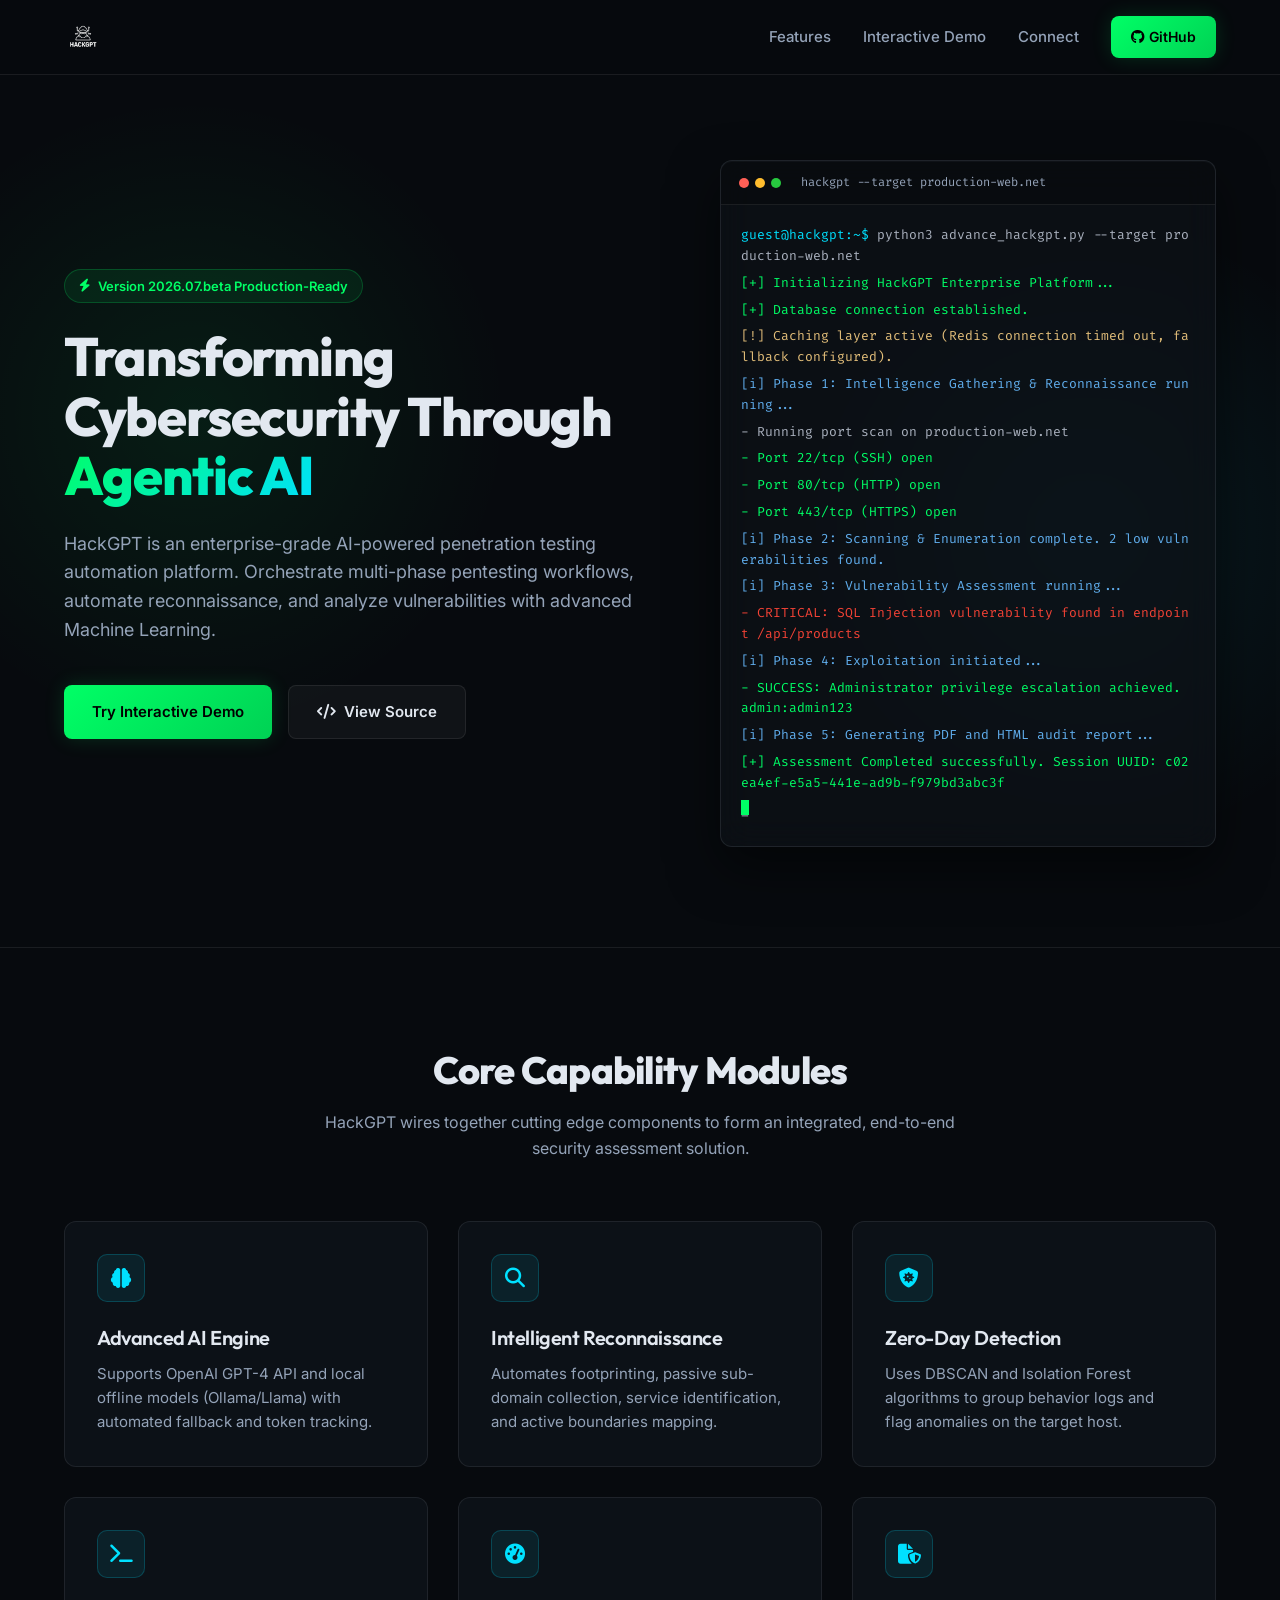
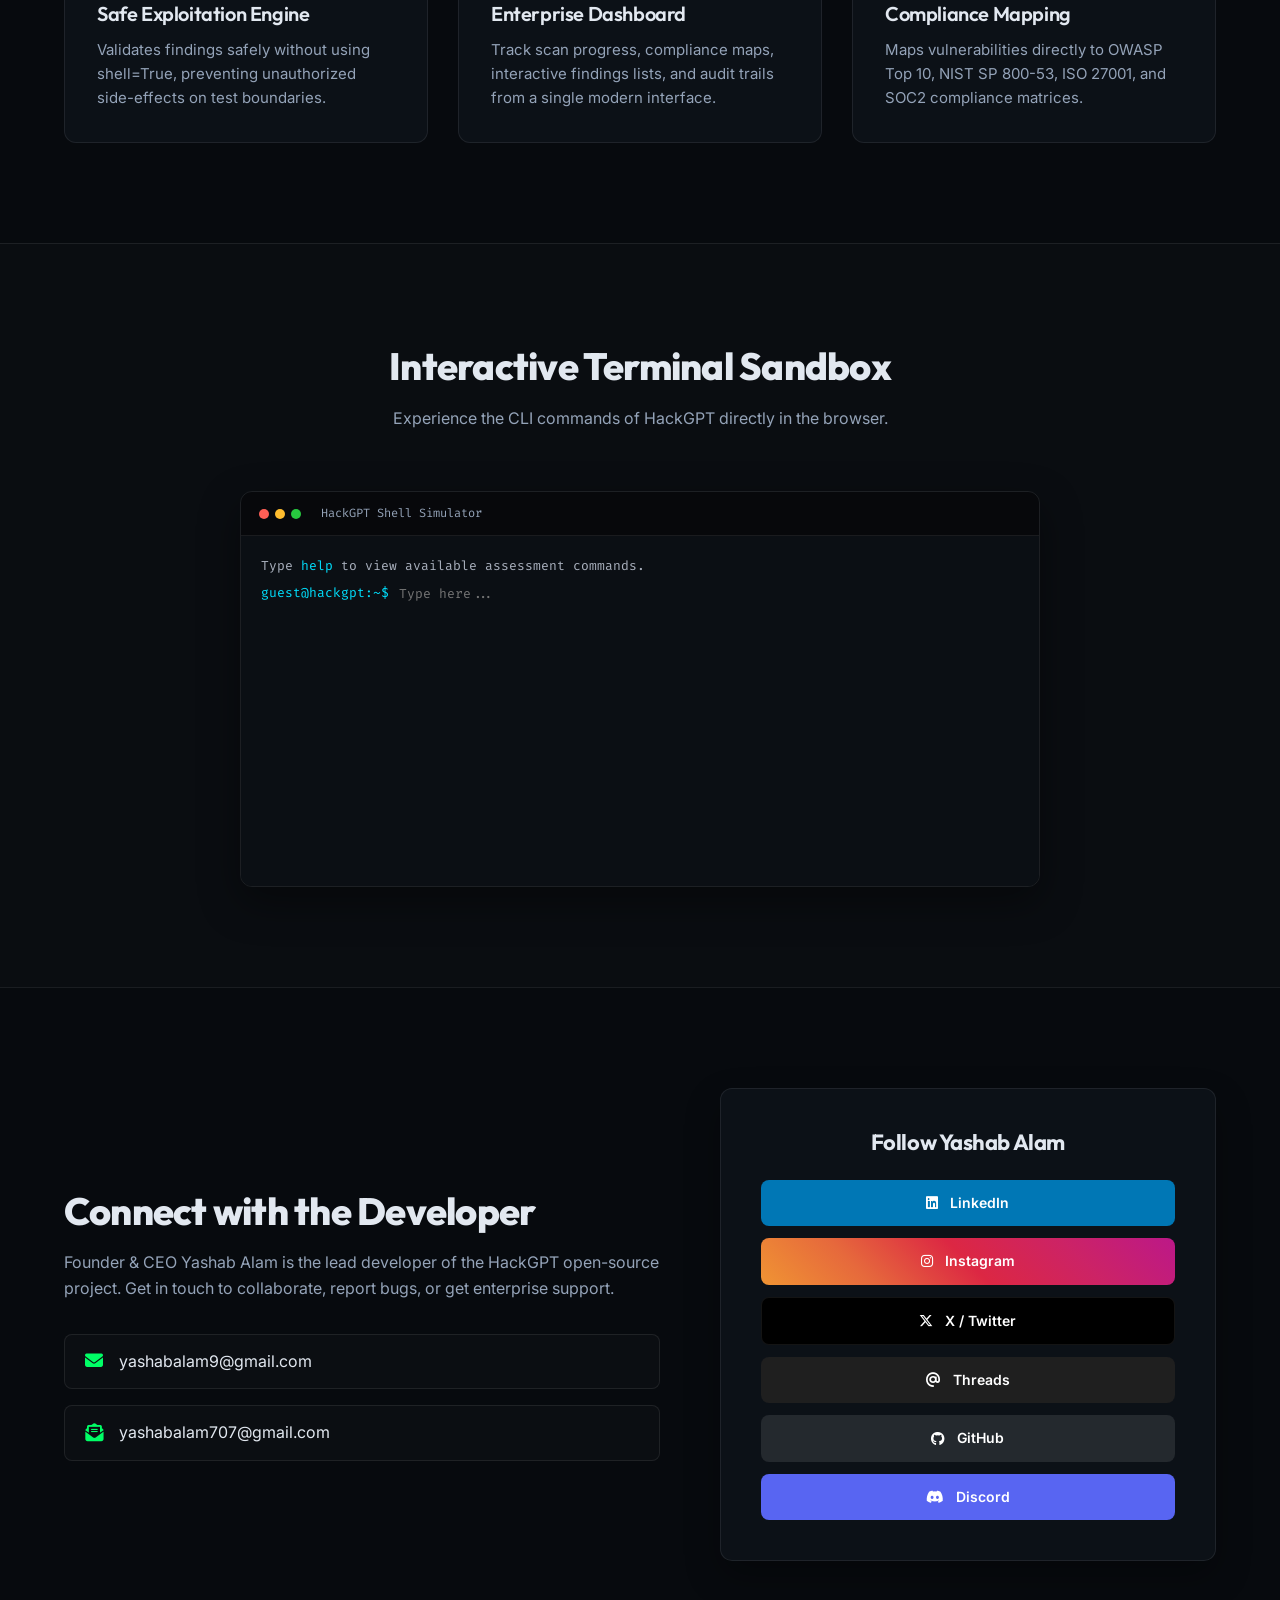
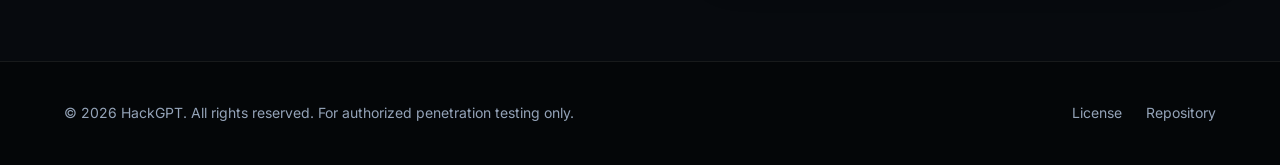
<file: website/index.html>
<!DOCTYPE html>
<html lang="en">
<head>
    <meta charset="UTF-8">
    <meta name="viewport" content="width=device-width, initial-scale=1.0">
    <title>HackGPT - Enterprise AI-Powered Penetration Testing Platform</title>
    <meta name="description" content="HackGPT is an enterprise-grade AI-powered penetration testing automation platform. Automate reconnaissance, scanning, assessment, and reporting with advanced AI.">
    <!-- Google Fonts -->
    <link rel="preconnect" href="https://fonts.googleapis.com">
    <link rel="preconnect" href="https://fonts.gstatic.com" crossorigin>
    <link href="https://fonts.googleapis.com/css2?family=Inter:wght@300;400;500;600;700&family=Outfit:wght@400;500;600;700;800;900&family=Fira+Code:wght@400;500&display=swap" rel="stylesheet">
    <!-- FontAwesome for Icons -->
    <link rel="stylesheet" href="https://cdnjs.cloudflare.com/ajax/libs/font-awesome/6.4.0/css/all.min.css">
    <!-- Custom CSS -->
    <link rel="stylesheet" href="style.css">
</head>
<body>
    <!-- Navigation Bar -->
    <header class="header">
        <div class="nav-container">
            <a href="#" class="logo">
                <img src="hackgpt-logo.png" alt="HackGPT Logo" class="nav-logo">
            </a>
            <button class="nav-toggle" id="navToggle" aria-label="Toggle menu">
                <i class="fa-solid fa-bars"></i>
            </button>
            <nav class="nav-menu" id="navMenu">
                <a href="#features" class="nav-link">Features</a>
                <a href="#demo" class="nav-link">Interactive Demo</a>
                <a href="#connect" class="nav-link">Connect</a>
                <a href="https://github.com/yashab-cyber/HackGPT" target="_blank" class="nav-btn"><i class="fa-brands fa-github"></i> GitHub</a>
            </nav>
        </div>
    </header>

    <!-- Hero Section -->
    <section class="hero">
        <div class="hero-glow-1"></div>
        <div class="hero-glow-2"></div>
        <div class="hero-container">
            <div class="hero-content">
                <span class="hero-badge"><i class="fa-solid fa-bolt"></i> Version 2026.07.beta Production-Ready</span>
                <h1 class="hero-title">Transforming Cybersecurity Through <span class="gradient-text">Agentic AI</span></h1>
                <p class="hero-description">HackGPT is an enterprise-grade AI-powered penetration testing automation platform. Orchestrate multi-phase pentesting workflows, automate reconnaissance, and analyze vulnerabilities with advanced Machine Learning.</p>
                <div class="hero-actions">
                    <a href="#demo" class="btn btn-primary">Try Interactive Demo</a>
                    <a href="https://github.com/yashab-cyber/HackGPT" target="_blank" class="btn btn-secondary"><i class="fa-solid fa-code"></i> View Source</a>
                </div>
            </div>
            
            <div class="hero-visual">
                <!-- Glowing Glassmorphic Card containing Simulated Terminal -->
                <div class="terminal-card">
                    <div class="terminal-header">
                        <div class="terminal-dots">
                            <span class="dot dot-red"></span>
                            <span class="dot dot-yellow"></span>
                            <span class="dot dot-green"></span>
                        </div>
                        <div class="terminal-title">hackgpt --target production-web.net</div>
                    </div>
                    <div class="terminal-body" id="heroTerminal">
                        <div class="line"><span class="t-cyan">guest@hackgpt:~$</span> python3 advance_hackgpt.py --target production-web.net</div>
                        <div class="line t-green">[+] Initializing HackGPT Enterprise Platform...</div>
                        <div class="line t-green">[+] Database connection established.</div>
                        <div class="line t-yellow">[!] Caching layer active (Redis connection timed out, fallback configured).</div>
                        <div class="line t-blue">[i] Phase 1: Intelligence Gathering & Reconnaissance running...</div>
                        <div class="line">    - Running port scan on production-web.net</div>
                        <div class="line t-green">    - Port 22/tcp (SSH) open</div>
                        <div class="line t-green">    - Port 80/tcp (HTTP) open</div>
                        <div class="line t-green">    - Port 443/tcp (HTTPS) open</div>
                        <div class="line t-blue">[i] Phase 2: Scanning & Enumeration complete. 2 low vulnerabilities found.</div>
                        <div class="line t-blue">[i] Phase 3: Vulnerability Assessment running...</div>
                        <div class="line t-red">    - CRITICAL: SQL Injection vulnerability found in endpoint /api/products</div>
                        <div class="line t-blue">[i] Phase 4: Exploitation initiated...</div>
                        <div class="line t-green">    - SUCCESS: Administrator privilege escalation achieved. admin:admin123</div>
                        <div class="line t-blue">[i] Phase 5: Generating PDF and HTML audit report...</div>
                        <div class="line t-green">[+] Assessment Completed successfully. Session UUID: c02ea4ef-e5a5-441e-ad9b-f979bd3abc3f</div>
                        <div class="line"><span class="cursor">_</span></div>
                    </div>
                </div>
            </div>
        </div>
    </section>

    <!-- Features Section -->
    <section id="features" class="features">
        <div class="container">
            <div class="section-header">
                <h2 class="section-title">Core Capability Modules</h2>
                <p class="section-subtitle">HackGPT wires together cutting edge components to form an integrated, end-to-end security assessment solution.</p>
            </div>
            
            <div class="features-grid">
                <!-- Card 1 -->
                <div class="feature-card">
                    <div class="feature-icon"><i class="fa-solid fa-brain"></i></div>
                    <h3 class="feature-title">Advanced AI Engine</h3>
                    <p class="feature-description">Supports OpenAI GPT-4 API and local offline models (Ollama/Llama) with automated fallback and token tracking.</p>
                </div>
                <!-- Card 2 -->
                <div class="feature-card">
                    <div class="feature-icon"><i class="fa-solid fa-magnifying-glass"></i></div>
                    <h3 class="feature-title">Intelligent Reconnaissance</h3>
                    <p class="feature-description">Automates footprinting, passive sub-domain collection, service identification, and active boundaries mapping.</p>
                </div>
                <!-- Card 3 -->
                <div class="feature-card">
                    <div class="feature-icon"><i class="fa-solid fa-shield-virus"></i></div>
                    <h3 class="feature-title">Zero-Day Detection</h3>
                    <p class="feature-description">Uses DBSCAN and Isolation Forest algorithms to group behavior logs and flag anomalies on the target host.</p>
                </div>
                <!-- Card 4 -->
                <div class="feature-card">
                    <div class="feature-icon"><i class="fa-solid fa-terminal"></i></div>
                    <h3 class="feature-title">Safe Exploitation Engine</h3>
                    <p class="feature-description">Validates findings safely without using shell=True, preventing unauthorized side-effects on test boundaries.</p>
                </div>
                <!-- Card 5 -->
                <div class="feature-card">
                    <div class="feature-icon"><i class="fa-solid fa-gauge-high"></i></div>
                    <h3 class="feature-title">Enterprise Dashboard</h3>
                    <p class="feature-description">Track scan progress, compliance maps, interactive findings lists, and audit trails from a single modern interface.</p>
                </div>
                <!-- Card 6 -->
                <div class="feature-card">
                    <div class="feature-icon"><i class="fa-solid fa-file-shield"></i></div>
                    <h3 class="feature-title">Compliance Mapping</h3>
                    <p class="feature-description">Maps vulnerabilities directly to OWASP Top 10, NIST SP 800-53, ISO 27001, and SOC2 compliance matrices.</p>
                </div>
            </div>
        </div>
    </section>

    <!-- Interactive Terminal Demo Section -->
    <section id="demo" class="demo-section">
        <div class="container">
            <div class="section-header">
                <h2 class="section-title">Interactive Terminal Sandbox</h2>
                <p class="section-subtitle">Experience the CLI commands of HackGPT directly in the browser.</p>
            </div>
            
            <div class="interactive-terminal">
                <div class="terminal-header">
                    <div class="terminal-dots">
                        <span class="dot dot-red"></span>
                        <span class="dot dot-yellow"></span>
                        <span class="dot dot-green"></span>
                    </div>
                    <div class="terminal-title">HackGPT Shell Simulator</div>
                </div>
                <div class="terminal-body" id="interactiveTerminal">
                    <div class="line">Type <span class="t-cyan">help</span> to view available assessment commands.</div>
                    <div class="terminal-input-line">
                        <span class="t-cyan">guest@hackgpt:~$</span>
                        <input type="text" id="terminalInput" autofocus autocomplete="off" placeholder="Type here...">
                    </div>
                </div>
            </div>
        </div>
    </section>

    <!-- Connect Section -->
    <section id="connect" class="connect-section">
        <div class="container">
            <div class="connect-container">
                <div class="connect-content">
                    <h2>Connect with the Developer</h2>
                    <p>Founder & CEO Yashab Alam is the lead developer of the HackGPT open-source project. Get in touch to collaborate, report bugs, or get enterprise support.</p>
                    
                    <div class="contact-methods">
                        <a href="mailto:yashabalam9@gmail.com" class="contact-item">
                            <i class="fa-solid fa-envelope"></i>
                            <span>yashabalam9@gmail.com</span>
                        </a>
                        <a href="mailto:yashabalam707@gmail.com" class="contact-item">
                            <i class="fa-solid fa-envelope-open-text"></i>
                            <span>yashabalam707@gmail.com</span>
                        </a>

                    </div>
                </div>
                
                <div class="social-links-card">
                    <h3>Follow Yashab Alam</h3>
                    <div class="social-grid">
                        <a href="https://www.linkedin.com/in/yashab-alam" target="_blank" class="social-btn linkedin">
                            <i class="fa-brands fa-linkedin"></i> LinkedIn
                        </a>
                        <a href="https://www.instagram.com/yashabcyber" target="_blank" class="social-btn instagram">
                            <i class="fa-brands fa-instagram"></i> Instagram
                        </a>
                        <a href="https://x.com/Yashab_cyber" target="_blank" class="social-btn twitter">
                            <i class="fa-brands fa-x-twitter"></i> X / Twitter
                        </a>
                        <a href="https://www.threads.com/@yashabcyber" target="_blank" class="social-btn threads">
                            <i class="fa-solid fa-at"></i> Threads
                        </a>
                        <a href="https://github.com/yashab-cyber" target="_blank" class="social-btn github">
                            <i class="fa-brands fa-github"></i> GitHub
                        </a>
                        <a href="https://discord.gg/eXPjM3Hxwb" target="_blank" class="social-btn discord">
                            <i class="fa-brands fa-discord"></i> Discord
                        </a>
                    </div>
                </div>
            </div>
        </div>
    </section>

    <!-- Footer -->
    <footer class="footer">
        <div class="container">
            <div class="footer-bottom">
                <p>&copy; 2026 HackGPT. All rights reserved. For authorized penetration testing only.</p>
                <div class="footer-links">
                    <a href="https://github.com/yashab-cyber/HackGPT/blob/main/LICENSE" target="_blank">License</a>
                    <a href="https://github.com/yashab-cyber/HackGPT" target="_blank">Repository</a>
                </div>
            </div>
        </div>
    </footer>

    <!-- Custom Javascript -->
    <script src="main.js"></script>
</body>
</html>
</file>
<file: website/style.css>
/* Custom CSS for HackGPT Landing Page */

:root {
    --color-bg: #070a0e;
    --color-bg-card: rgba(16, 22, 30, 0.65);
    --color-primary: #00ff66;
    --color-primary-glow: rgba(0, 255, 102, 0.15);
    --color-info: #00e1ff;
    --color-info-glow: rgba(0, 225, 255, 0.15);
    --color-text: #e2e8f0;
    --color-text-muted: #94a3b8;
    --color-border: rgba(255, 255, 255, 0.08);
    --color-border-glow: rgba(0, 255, 102, 0.3);
    --font-heading: 'Outfit', 'Inter', sans-serif;
    --font-body: 'Inter', sans-serif;
    --font-mono: 'Fira Code', monospace;
    --glow-primary: 0 0 20px var(--color-primary-glow);
    --glow-info: 0 0 20px var(--color-info-glow);
    --transition: all 0.3s cubic-bezier(0.4, 0, 0.2, 1);
}

* {
    box-sizing: border-box;
    margin: 0;
    padding: 0;
}

html {
    scroll-behavior: smooth;
}

body {
    background-color: var(--color-bg);
    color: var(--color-text);
    font-family: var(--font-body);
    line-height: 1.6;
    overflow-x: hidden;
}

.container {
    max-width: 1200px;
    margin: 0 auto;
    padding: 0 24px;
}

/* Typography */
h1, h2, h3, h4, h5, h6 {
    font-family: var(--font-heading);
    font-weight: 700;
    letter-spacing: -0.02em;
    line-height: 1.2;
}

a {
    color: inherit;
    text-decoration: none;
    transition: var(--transition);
}

/* Gradients & Utilities */
.gradient-text {
    background: linear-gradient(135deg, var(--color-primary) 0%, var(--color-info) 100%);
    -webkit-background-clip: text;
    -webkit-text-fill-color: transparent;
}

/* Navigation Header */
.header {
    position: fixed;
    top: 0;
    left: 0;
    right: 0;
    z-index: 1000;
    background: rgba(7, 10, 14, 0.75);
    backdrop-filter: blur(12px);
    border-bottom: 1px solid var(--color-border);
    padding: 16px 0;
    transition: var(--transition);
}

.nav-container {
    max-width: 1200px;
    margin: 0 auto;
    padding: 0 24px;
    display: flex;
    align-items: center;
    justify-content: space-between;
}

.logo {
    display: flex;
    align-items: center;
}

.nav-logo {
    max-height: 38px;
    object-fit: contain;
}

.nav-toggle {
    display: none;
    background: none;
    border: none;
    color: var(--color-text);
    font-size: 24px;
    cursor: pointer;
}

.nav-menu {
    display: flex;
    align-items: center;
    gap: 32px;
}

.nav-link {
    font-size: 15px;
    font-weight: 500;
    color: var(--color-text-muted);
}

.nav-link:hover, .nav-link.active {
    color: var(--color-primary);
    text-shadow: 0 0 10px rgba(0, 255, 102, 0.4);
}

.nav-btn {
    background: linear-gradient(135deg, var(--color-primary) 0%, #00d254 100%);
    color: #000;
    font-weight: 600;
    padding: 10px 20px;
    border-radius: 8px;
    font-size: 14px;
    box-shadow: var(--glow-primary);
}

.nav-btn:hover {
    transform: translateY(-2px);
    box-shadow: 0 0 25px rgba(0, 255, 102, 0.4);
    color: #000;
}

/* Hero Section */
.hero {
    position: relative;
    padding: 160px 0 100px 0;
    min-height: 90vh;
    display: flex;
    align-items: center;
}

/* Glow Background Spots */
.hero-glow-1 {
    position: absolute;
    top: 10%;
    left: -10%;
    width: 50vw;
    height: 50vw;
    background: radial-gradient(circle, rgba(0, 255, 102, 0.08) 0%, transparent 70%);
    z-index: 0;
    pointer-events: none;
}

.hero-glow-2 {
    position: absolute;
    bottom: 10%;
    right: -10%;
    width: 50vw;
    height: 50vw;
    background: radial-gradient(circle, rgba(0, 225, 255, 0.08) 0%, transparent 70%);
    z-index: 0;
    pointer-events: none;
}

.hero-container {
    max-width: 1200px;
    margin: 0 auto;
    padding: 0 24px;
    display: grid;
    grid-template-columns: 1.2fr 1fr;
    gap: 60px;
    align-items: center;
    position: relative;
    z-index: 1;
}

.hero-badge {
    display: inline-flex;
    align-items: center;
    gap: 8px;
    background: rgba(0, 255, 102, 0.08);
    border: 1px solid rgba(0, 255, 102, 0.2);
    color: var(--color-primary);
    padding: 6px 14px;
    border-radius: 100px;
    font-size: 13px;
    font-weight: 600;
    margin-bottom: 24px;
}

.hero-title {
    font-size: 54px;
    font-weight: 800;
    margin-bottom: 24px;
    line-height: 1.1;
}

.hero-description {
    font-size: 18px;
    color: var(--color-text-muted);
    margin-bottom: 40px;
    max-width: 580px;
}

.hero-actions {
    display: flex;
    gap: 16px;
}

.btn {
    display: inline-flex;
    align-items: center;
    gap: 8px;
    padding: 14px 28px;
    border-radius: 8px;
    font-weight: 600;
    font-size: 15px;
    transition: var(--transition);
    cursor: pointer;
}

.btn-primary {
    background: linear-gradient(135deg, var(--color-primary) 0%, #00d254 100%);
    color: #000;
    box-shadow: var(--glow-primary);
}

.btn-primary:hover {
    transform: translateY(-2px);
    box-shadow: 0 0 25px rgba(0, 255, 102, 0.45);
}

.btn-secondary {
    background: rgba(255, 255, 255, 0.04);
    border: 1px solid var(--color-border);
    color: var(--color-text);
}

.btn-secondary:hover {
    background: rgba(255, 255, 255, 0.08);
    border-color: rgba(255, 255, 255, 0.2);
    transform: translateY(-2px);
}

/* Glassmorphic Terminal Card */
.terminal-card {
    background: var(--color-bg-card);
    border: 1px solid var(--color-border);
    border-radius: 12px;
    overflow: hidden;
    backdrop-filter: blur(16px);
    box-shadow: 0 20px 50px rgba(0, 0, 0, 0.5), inset 0 1px 0 rgba(255, 255, 255, 0.05);
    transition: var(--transition);
}

.terminal-card:hover {
    border-color: var(--color-border-glow);
    box-shadow: 0 20px 50px rgba(0, 0, 0, 0.5), 0 0 30px rgba(0, 255, 102, 0.08);
}

.terminal-header {
    background: rgba(0, 0, 0, 0.35);
    padding: 12px 18px;
    border-bottom: 1px solid var(--color-border);
    display: flex;
    align-items: center;
}

.terminal-dots {
    display: flex;
    gap: 6px;
    margin-right: 20px;
}

.dot {
    width: 10px;
    height: 10px;
    border-radius: 50%;
}

.dot-red { background-color: #ff5f56; }
.dot-yellow { background-color: #ffbd2e; }
.dot-green { background-color: #27c93f; }

.terminal-title {
    font-family: var(--font-mono);
    font-size: 12px;
    color: var(--color-text-muted);
}

.terminal-body {
    padding: 20px;
    font-family: var(--font-mono);
    font-size: 13px;
    line-height: 1.6;
    color: #abb2bf;
    background: rgba(0, 0, 0, 0.15);
}

.line {
    margin-bottom: 6px;
    word-break: break-all;
}

.t-cyan { color: var(--color-info); }
.t-green { color: var(--color-primary); }
.t-yellow { color: #e5c07b; }
.t-blue { color: #61afef; }
.t-red { color: #f44336; }

.cursor {
    display: inline-block;
    width: 8px;
    height: 15px;
    background: var(--color-primary);
    animation: blink 1s step-end infinite;
}

@keyframes blink {
    50% { opacity: 0; }
}

/* Features Section */
.features {
    padding: 100px 0;
    position: relative;
    border-top: 1px solid var(--color-border);
}

.section-header {
    text-align: center;
    max-width: 650px;
    margin: 0 auto 60px auto;
}

.section-title {
    font-size: 38px;
    font-weight: 800;
    margin-bottom: 16px;
}

.section-subtitle {
    font-size: 16px;
    color: var(--color-text-muted);
}

.features-grid {
    display: grid;
    grid-template-columns: repeat(auto-fit, minmax(320px, 1fr));
    gap: 30px;
}

.feature-card {
    background: var(--color-bg-card);
    border: 1px solid var(--color-border);
    border-radius: 12px;
    padding: 32px;
    backdrop-filter: blur(12px);
    transition: var(--transition);
}

.feature-card:hover {
    border-color: rgba(0, 225, 255, 0.25);
    transform: translateY(-5px);
    box-shadow: 0 10px 30px rgba(0, 225, 255, 0.05);
}

.feature-icon {
    width: 48px;
    height: 48px;
    border-radius: 10px;
    background: rgba(0, 225, 255, 0.08);
    border: 1px solid rgba(0, 225, 255, 0.2);
    color: var(--color-info);
    display: flex;
    align-items: center;
    justify-content: center;
    font-size: 20px;
    margin-bottom: 24px;
    transition: var(--transition);
}

.feature-card:hover .feature-icon {
    background: var(--color-info);
    color: #000;
    box-shadow: var(--glow-info);
}

.feature-title {
    font-size: 20px;
    font-weight: 600;
    margin-bottom: 12px;
}

.feature-description {
    font-size: 15px;
    color: var(--color-text-muted);
}

/* Interactive Demo Sandbox */
.demo-section {
    padding: 100px 0;
    background: rgba(255, 255, 255, 0.01);
    border-top: 1px solid var(--color-border);
}

.interactive-terminal {
    max-width: 800px;
    margin: 0 auto;
    border: 1px solid var(--color-border);
    border-radius: 12px;
    overflow: hidden;
    box-shadow: 0 15px 40px rgba(0, 0, 0, 0.4);
}

.interactive-terminal .terminal-body {
    height: 350px;
    overflow-y: auto;
    background: #0b0f14;
}

.terminal-input-line {
    display: flex;
    align-items: center;
    gap: 10px;
}

#terminalInput {
    background: none;
    border: none;
    color: var(--color-text);
    font-family: var(--font-mono);
    font-size: 13px;
    width: 100%;
    outline: none;
}

/* Connect Section */
.connect-section {
    padding: 100px 0;
    border-top: 1px solid var(--color-border);
}

.connect-container {
    display: grid;
    grid-template-columns: 1.2fr 1fr;
    gap: 60px;
    align-items: center;
}

.connect-content h2 {
    font-size: 38px;
    font-weight: 800;
    margin-bottom: 16px;
}

.connect-content p {
    color: var(--color-text-muted);
    font-size: 16px;
    margin-bottom: 32px;
}

.contact-methods {
    display: flex;
    flex-direction: column;
    gap: 16px;
}

.contact-item {
    display: flex;
    align-items: center;
    gap: 16px;
    background: rgba(255, 255, 255, 0.02);
    border: 1px solid var(--color-border);
    padding: 14px 20px;
    border-radius: 8px;
}

.contact-item i {
    color: var(--color-primary);
    font-size: 18px;
}

.contact-item:hover {
    border-color: var(--color-primary);
    background: rgba(0, 255, 102, 0.03);
}

.social-links-card {
    background: var(--color-bg-card);
    border: 1px solid var(--color-border);
    border-radius: 12px;
    padding: 40px;
    backdrop-filter: blur(12px);
    box-shadow: 0 15px 35px rgba(0, 0, 0, 0.3);
}

.social-links-card h3 {
    font-size: 22px;
    font-weight: 700;
    margin-bottom: 24px;
    text-align: center;
}

.social-grid {
    display: flex;
    flex-direction: column;
    gap: 12px;
}

.social-btn {
    display: flex;
    align-items: center;
    justify-content: center;
    gap: 12px;
    padding: 12px;
    border-radius: 8px;
    font-weight: 600;
    font-size: 14px;
    color: #fff;
    cursor: pointer;
}

.social-btn.linkedin { background: #0077b5; }
.social-btn.instagram { background: linear-gradient(45deg, #f09433 0%, #e6683c 25%, #dc2743 50%, #cc2366 75%, #bc1888 100%); }
.social-btn.twitter { background: #000000; border: 1px solid var(--color-border); }
.social-btn.threads { background: #1f1f1f; }
.social-btn.github { background: #24292e; }
.social-btn.discord { background: #5865F2; }

.social-btn:hover {
    transform: translateY(-2px);
    filter: brightness(1.15);
    box-shadow: 0 5px 15px rgba(0, 0, 0, 0.2);
}

/* Footer */
.footer {
    background: #040608;
    padding: 40px 0;
    border-top: 1px solid var(--color-border);
    font-size: 14px;
    color: var(--color-text-muted);
}

.footer-bottom {
    display: flex;
    justify-content: space-between;
    align-items: center;
    gap: 20px;
}

.footer-links {
    display: flex;
    gap: 24px;
}

.footer-links a:hover {
    color: var(--color-primary);
}

/* Responsive Queries */
@media (max-width: 992px) {
    .hero-container {
        grid-template-columns: 1fr;
        text-align: center;
        gap: 40px;
    }
    
    .hero-description {
        margin-left: auto;
        margin-right: auto;
    }
    
    .hero-actions {
        justify-content: center;
    }
    
    .connect-container {
        grid-template-columns: 1fr;
        gap: 40px;
    }
}

@media (max-width: 768px) {
    .nav-toggle {
        display: block;
    }
    
    .nav-menu {
        display: none;
        position: absolute;
        top: 100%;
        left: 0;
        right: 0;
        background: var(--color-bg);
        border-bottom: 1px solid var(--color-border);
        flex-direction: column;
        padding: 24px;
        gap: 20px;
    }
    
    .nav-menu.active {
        display: flex;
    }
    
    .hero-title {
        font-size: 42px;
    }
    
    .footer-bottom {
        flex-direction: column;
        text-align: center;
    }
}
</file>
